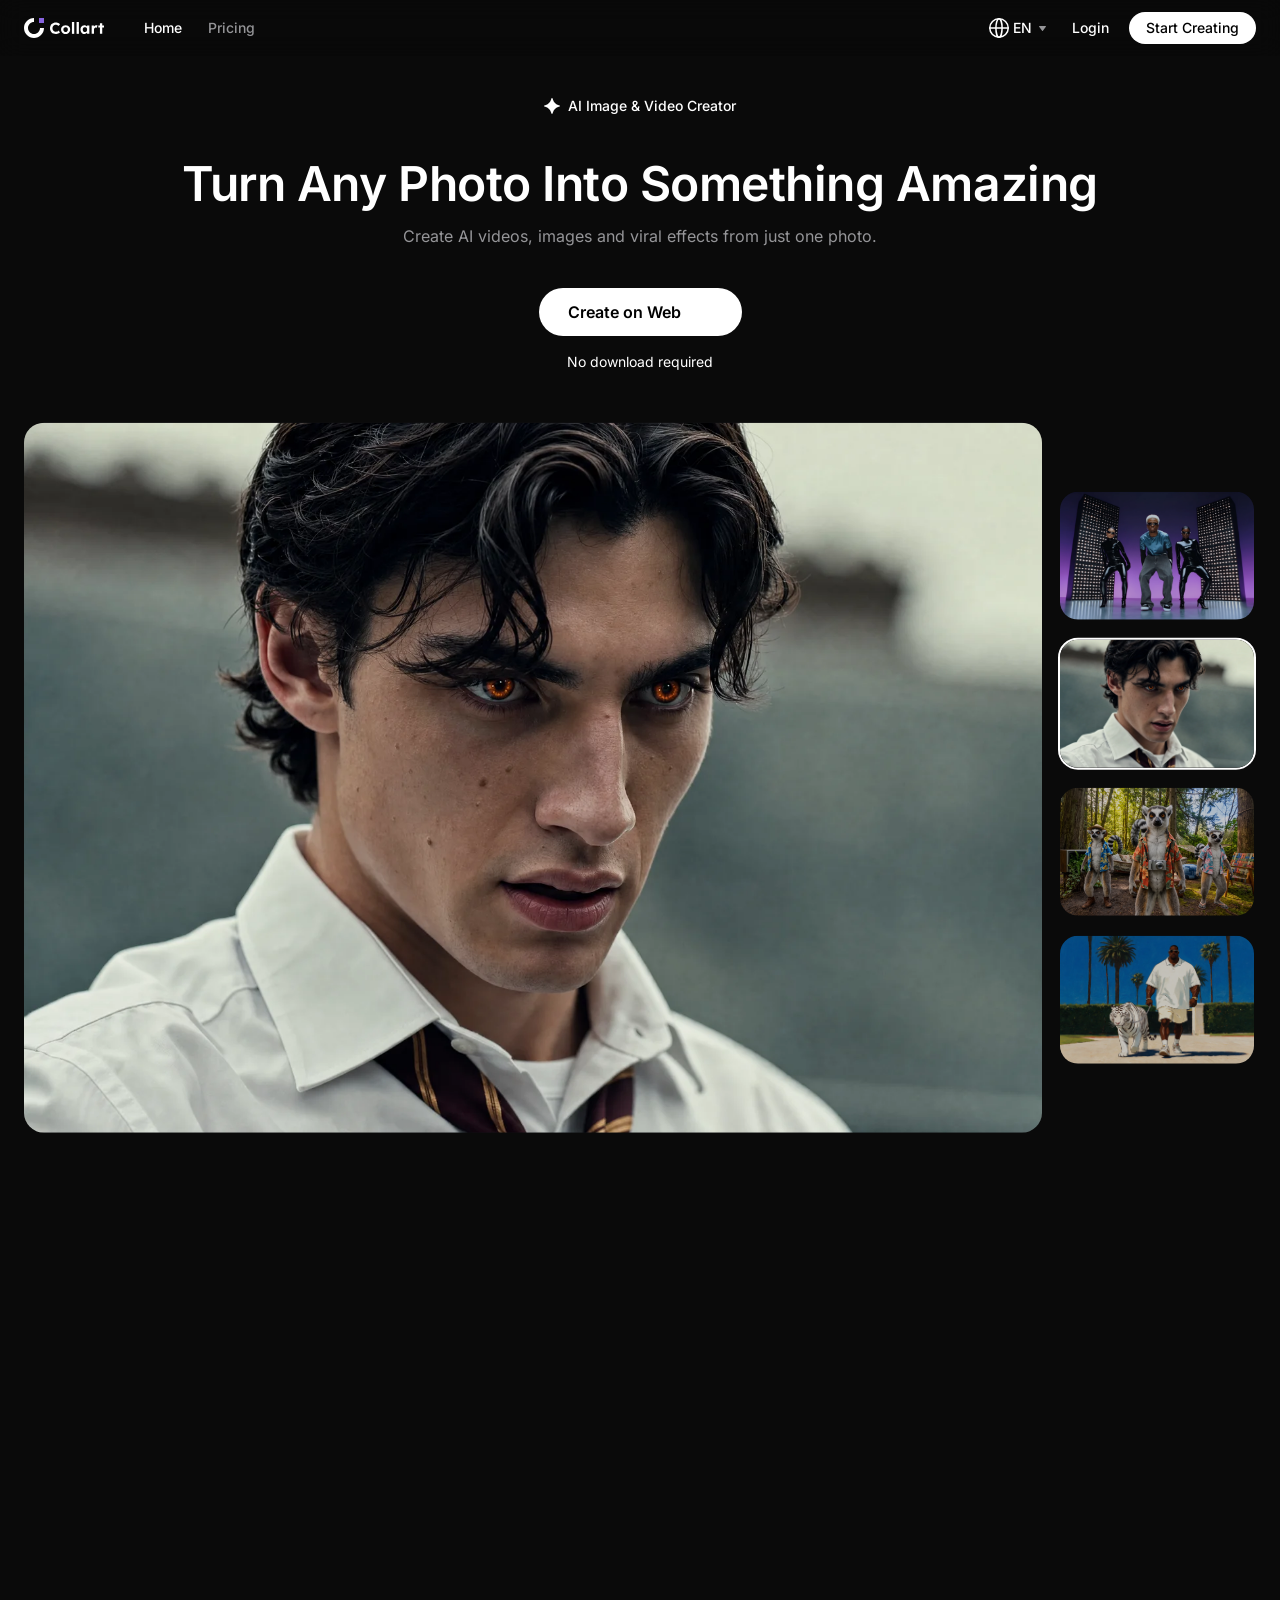
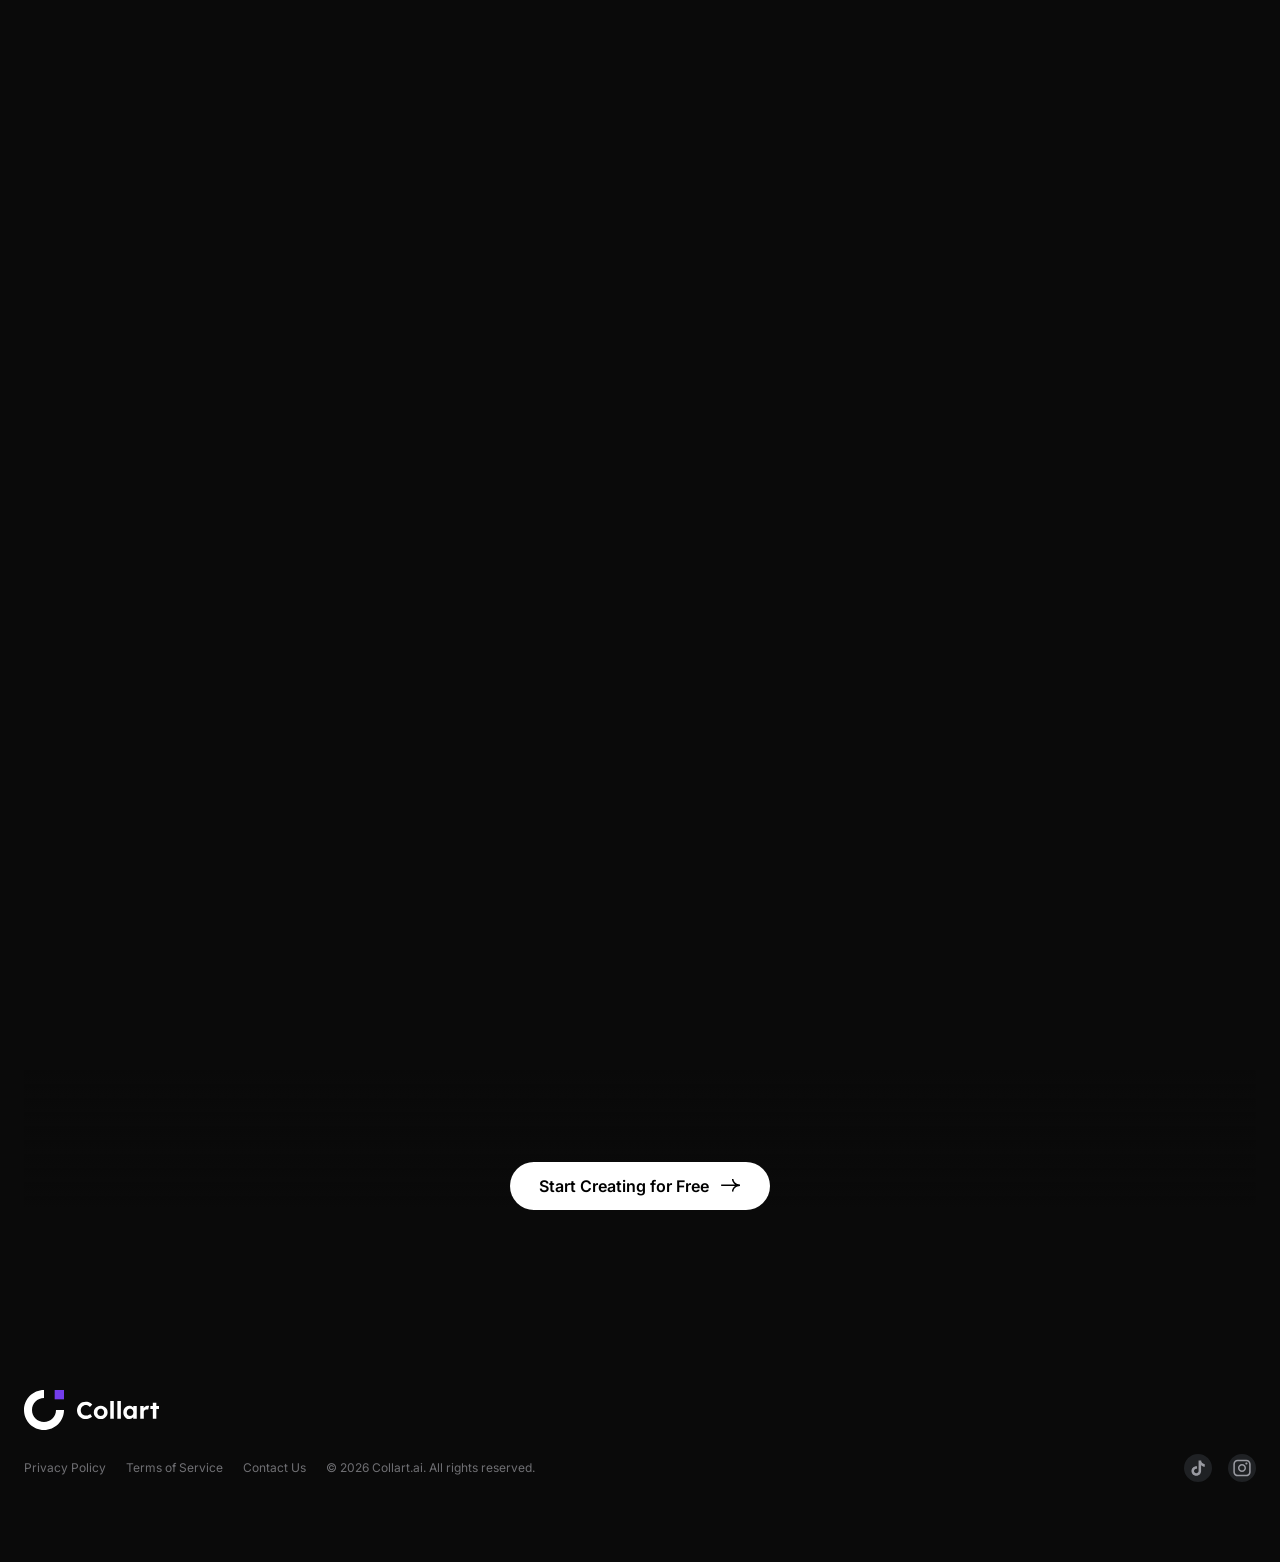
<file: index.html>
<!doctype html>
<html lang="en">
  <head>
    <meta charset="UTF-8" />
    <meta name="viewport" content="width=device-width, initial-scale=1.0" />
    <meta
      name="description"
      content="Create AI videos, images and viral effects from one photo with Collart."
    />
    <meta name="theme-color" content="#0a0a0a" />
    <title>Collart — AI Image & Video Creator</title>
    <script type="module" crossorigin src="./assets/main-CF0twOlz.js"></script>
    <link rel="stylesheet" crossorigin href="./assets/main-CHfLibXQ.css">
  </head>
  <body>
    <div id="root"></div>
  </body>
</html>
</file>
<file: assets/main-CHfLibXQ.css>
@font-face{font-family:Inter;font-style:normal;font-display:swap;font-weight:400;src:url(./inter-cyrillic-ext-400-normal-BQZuk6qB.woff2)format("woff2"),url(./inter-cyrillic-ext-400-normal-DQukG94-.woff)format("woff");unicode-range:U+460-52F,U+1C80-1C8A,U+20B4,U+2DE0-2DFF,U+A640-A69F,U+FE2E-FE2F}@font-face{font-family:Inter;font-style:normal;font-display:swap;font-weight:400;src:url(./inter-cyrillic-400-normal-obahsSVq.woff2)format("woff2"),url(./inter-cyrillic-400-normal-HOLc17fK.woff)format("woff");unicode-range:U+301,U+400-45F,U+490-491,U+4B0-4B1,U+2116}@font-face{font-family:Inter;font-style:normal;font-display:swap;font-weight:400;src:url(./inter-greek-ext-400-normal-DGGRlc-M.woff2)format("woff2"),url(./inter-greek-ext-400-normal-KugGGMne.woff)format("woff");unicode-range:U+1F??}@font-face{font-family:Inter;font-style:normal;font-display:swap;font-weight:400;src:url(./inter-greek-400-normal-B4URO6DV.woff2)format("woff2"),url(./inter-greek-400-normal-q2sYcFCs.woff)format("woff");unicode-range:U+370-377,U+37A-37F,U+384-38A,U+38C,U+38E-3A1,U+3A3-3FF}@font-face{font-family:Inter;font-style:normal;font-display:swap;font-weight:400;src:url(./inter-vietnamese-400-normal-DMkecbls.woff2)format("woff2"),url(./inter-vietnamese-400-normal-Bbgyi5SW.woff)format("woff");unicode-range:U+102-103,U+110-111,U+128-129,U+168-169,U+1A0-1A1,U+1AF-1B0,U+300-301,U+303-304,U+308-309,U+323,U+329,U+1EA0-1EF9,U+20AB}@font-face{font-family:Inter;font-style:normal;font-display:swap;font-weight:400;src:url(./inter-latin-ext-400-normal-C1nco2VV.woff2)format("woff2"),url(./inter-latin-ext-400-normal-77YHD8bZ.woff)format("woff");unicode-range:U+100-2BA,U+2BD-2C5,U+2C7-2CC,U+2CE-2D7,U+2DD-2FF,U+304,U+308,U+329,U+1D00-1DBF,U+1E00-1E9F,U+1EF2-1EFF,U+2020,U+20A0-20AB,U+20AD-20C0,U+2113,U+2C60-2C7F,U+A720-A7FF}@font-face{font-family:Inter;font-style:normal;font-display:swap;font-weight:400;src:url(./inter-latin-400-normal-C38fXH4l.woff2)format("woff2"),url(./inter-latin-400-normal-CyCys3Eg.woff)format("woff");unicode-range:U+??,U+131,U+152-153,U+2BB-2BC,U+2C6,U+2DA,U+2DC,U+304,U+308,U+329,U+2000-206F,U+20AC,U+2122,U+2191,U+2193,U+2212,U+2215,U+FEFF,U+FFFD}@font-face{font-family:Inter;font-style:normal;font-display:swap;font-weight:500;src:url(./inter-cyrillic-ext-500-normal-B0yAr1jD.woff2)format("woff2"),url(./inter-cyrillic-ext-500-normal-BmqWE9Dz.woff)format("woff");unicode-range:U+460-52F,U+1C80-1C8A,U+20B4,U+2DE0-2DFF,U+A640-A69F,U+FE2E-FE2F}@font-face{font-family:Inter;font-style:normal;font-display:swap;font-weight:500;src:url(./inter-cyrillic-500-normal-BasfLYem.woff2)format("woff2"),url(./inter-cyrillic-500-normal-CxZf_p3X.woff)format("woff");unicode-range:U+301,U+400-45F,U+490-491,U+4B0-4B1,U+2116}@font-face{font-family:Inter;font-style:normal;font-display:swap;font-weight:500;src:url(./inter-greek-ext-500-normal-C4iEst2y.woff2)format("woff2"),url(./inter-greek-ext-500-normal-2j5mBUwD.woff)format("woff");unicode-range:U+1F??}@font-face{font-family:Inter;font-style:normal;font-display:swap;font-weight:500;src:url(./inter-greek-500-normal-BIZE56-Y.woff2)format("woff2"),url(./inter-greek-500-normal-Xzm54t5V.woff)format("woff");unicode-range:U+370-377,U+37A-37F,U+384-38A,U+38C,U+38E-3A1,U+3A3-3FF}@font-face{font-family:Inter;font-style:normal;font-display:swap;font-weight:500;src:url(./inter-vietnamese-500-normal-DOriooB6.woff2)format("woff2"),url(./inter-vietnamese-500-normal-mJboJaSs.woff)format("woff");unicode-range:U+102-103,U+110-111,U+128-129,U+168-169,U+1A0-1A1,U+1AF-1B0,U+300-301,U+303-304,U+308-309,U+323,U+329,U+1EA0-1EF9,U+20AB}@font-face{font-family:Inter;font-style:normal;font-display:swap;font-weight:500;src:url(./inter-latin-ext-500-normal-CV4jyFjo.woff2)format("woff2"),url(./inter-latin-ext-500-normal-BxGbmqWO.woff)format("woff");unicode-range:U+100-2BA,U+2BD-2C5,U+2C7-2CC,U+2CE-2D7,U+2DD-2FF,U+304,U+308,U+329,U+1D00-1DBF,U+1E00-1E9F,U+1EF2-1EFF,U+2020,U+20A0-20AB,U+20AD-20C0,U+2113,U+2C60-2C7F,U+A720-A7FF}@font-face{font-family:Inter;font-style:normal;font-display:swap;font-weight:500;src:url(./inter-latin-500-normal-Cerq10X2.woff2)format("woff2"),url(./inter-latin-500-normal-BL9OpVg8.woff)format("woff");unicode-range:U+??,U+131,U+152-153,U+2BB-2BC,U+2C6,U+2DA,U+2DC,U+304,U+308,U+329,U+2000-206F,U+20AC,U+2122,U+2191,U+2193,U+2212,U+2215,U+FEFF,U+FFFD}@font-face{font-family:Inter;font-style:normal;font-display:swap;font-weight:600;src:url(./inter-cyrillic-ext-600-normal-Dfes3d0z.woff2)format("woff2"),url(./inter-cyrillic-ext-600-normal-Bcila6Z-.woff)format("woff");unicode-range:U+460-52F,U+1C80-1C8A,U+20B4,U+2DE0-2DFF,U+A640-A69F,U+FE2E-FE2F}@font-face{font-family:Inter;font-style:normal;font-display:swap;font-weight:600;src:url(./inter-cyrillic-600-normal-CWCymEST.woff2)format("woff2"),url(./inter-cyrillic-600-normal-4D_pXhcN.woff)format("woff");unicode-range:U+301,U+400-45F,U+490-491,U+4B0-4B1,U+2116}@font-face{font-family:Inter;font-style:normal;font-display:swap;font-weight:600;src:url(./inter-greek-ext-600-normal-DRtmH8MT.woff2)format("woff2"),url(./inter-greek-ext-600-normal-B8X0CLgF.woff)format("woff");unicode-range:U+1F??}@font-face{font-family:Inter;font-style:normal;font-display:swap;font-weight:600;src:url(./inter-greek-600-normal-plRanbMR.woff2)format("woff2"),url(./inter-greek-600-normal-BZpKdvQh.woff)format("woff");unicode-range:U+370-377,U+37A-37F,U+384-38A,U+38C,U+38E-3A1,U+3A3-3FF}@font-face{font-family:Inter;font-style:normal;font-display:swap;font-weight:600;src:url(./inter-vietnamese-600-normal-Cc8MFFhd.woff2)format("woff2"),url(./inter-vietnamese-600-normal-BuLX-rYi.woff)format("woff");unicode-range:U+102-103,U+110-111,U+128-129,U+168-169,U+1A0-1A1,U+1AF-1B0,U+300-301,U+303-304,U+308-309,U+323,U+329,U+1EA0-1EF9,U+20AB}@font-face{font-family:Inter;font-style:normal;font-display:swap;font-weight:600;src:url(./inter-latin-ext-600-normal-D2bJ5OIk.woff2)format("woff2"),url(./inter-latin-ext-600-normal-CIVaiw4L.woff)format("woff");unicode-range:U+100-2BA,U+2BD-2C5,U+2C7-2CC,U+2CE-2D7,U+2DD-2FF,U+304,U+308,U+329,U+1D00-1DBF,U+1E00-1E9F,U+1EF2-1EFF,U+2020,U+20A0-20AB,U+20AD-20C0,U+2113,U+2C60-2C7F,U+A720-A7FF}@font-face{font-family:Inter;font-style:normal;font-display:swap;font-weight:600;src:url(./inter-latin-600-normal-LgqL8muc.woff2)format("woff2"),url(./inter-latin-600-normal-CiBQ2DWP.woff)format("woff");unicode-range:U+??,U+131,U+152-153,U+2BB-2BC,U+2C6,U+2DA,U+2DC,U+304,U+308,U+329,U+2000-206F,U+20AC,U+2122,U+2191,U+2193,U+2212,U+2215,U+FEFF,U+FFFD}:root{--lightningcss-light: ;--lightningcss-dark:initial;color-scheme:dark;font-synthesis:none;text-rendering:optimizelegibility;--page:#0a0a0a;--surface:#111214;--surface-raised:#1a1c1f;--text:#fff;--text-secondary:#f2f2f799;--text-tertiary:#ebebf54d;--separator:#ffffff1a;--color-semantic-foreground-primary:#fff;--color-semantic-foreground-tertiary:#f2f2f74d;--color-semantic-button-primary-default:#8864e0;--color-semantic-button-primary-hover:#9d79f7;--color-semantic-button-primary-active:#7d58d2;--color-semantic-button-primary-disabled:#4f2a9e;--color-semantic-button-default-default:#3a3a3c;--color-semantic-button-default-hover:#48484a;--color-semantic-button-default-active:#2c2c2e;--color-semantic-button-default-disabled:#3a3a3c;--color-semantic-button-dashed-default:#8e8e93;--color-semantic-button-dashed-hover:#9d79f7;--color-semantic-button-dashed-active:#7d58d2;--color-semantic-button-dashed-disabled:#8e8e93;--color-semantic-button-text-default:transparent;--color-semantic-button-text-hover:#2c2c2e;--color-semantic-button-text-active:#3a3a3c;--color-semantic-button-link-default:#8864e0;--color-semantic-button-link-hover:#9d79f7;--color-semantic-button-link-active:#7d58d2;--color-semantic-button-link-disabled:#f2f2f74d;--brand:var(--color-semantic-button-primary-default);--content-wide:1280px;--content-copy:1120px;font-family:Inter,-apple-system,BlinkMacSystemFont,Segoe UI,sans-serif}*{box-sizing:border-box}html{scroll-behavior:smooth;background:var(--page)}body{background:var(--page);min-width:320px;min-height:100vh;color:var(--text);margin:0}button,a{font:inherit}button{color:inherit}a{color:inherit;text-decoration:none}img{max-width:100%;display:block}a:focus-visible,button:focus-visible{outline:2px solid var(--color-semantic-button-primary-hover);outline-offset:3px}button:disabled,a[aria-disabled=true]{cursor:not-allowed}a[aria-disabled=true]{pointer-events:none}.page-shell{background:var(--page);width:100%;min-height:100vh;padding-top:56px;overflow:clip}.content-wide{width:min(var(--content-wide), calc(100% - 48px));margin-inline:auto}main section[id]{scroll-margin-top:72px}.site-header{z-index:100;isolation:isolate;background:0 0;height:56px;position:fixed;inset:0 0 auto}.site-header:before{content:"";z-index:0;-webkit-backdrop-filter:blur(12px)saturate(120%);backdrop-filter:blur(12px)saturate(120%);pointer-events:none;background:#0a0a0aad;position:absolute;inset:0}.site-header__inner{z-index:1;justify-content:space-between;align-items:center;width:min(1440px,100%);height:56px;margin-inline:auto;padding:0 24px;display:flex;position:relative}.site-header__left,.site-header__actions,.desktop-nav,.brand,.language-button{align-items:center;display:flex}.site-header__left{flex:none;gap:40px}.brand--header{cursor:pointer;white-space:nowrap;background:0 0;border:0;flex:0 0 80px;gap:6px;width:80px;height:20px;padding:0;transition:opacity .16s}.brand--header:hover{opacity:.82}.brand--header:active{opacity:.64}.brand--header img:last-child{flex:0 0 54px}.desktop-nav{flex:0 0 111px;justify-content:space-between;gap:0;width:111px}.desktop-nav .header-text-button,.site-header__actions .header-text-button,.language-button,.header-logout-button,.header-cta{letter-spacing:0;font-size:14px;font-weight:500;line-height:20px}.header-text-button{background:var(--color-semantic-button-text-default);min-height:32px;color:var(--color-semantic-foreground-primary);cursor:pointer;white-space:nowrap;border:0;border-radius:8px;flex:none;align-items:center;margin:-6px -10px;padding:6px 10px;transition:background .16s,color .16s;display:inline-flex}.header-text-button:hover{background:var(--color-semantic-button-text-hover);color:var(--color-semantic-foreground-primary)}.header-text-button:active{background:var(--color-semantic-button-text-active);color:var(--color-semantic-foreground-primary)}.header-text-button[aria-disabled=true]{background:var(--color-semantic-button-text-default);color:var(--color-semantic-foreground-tertiary)}.desktop-nav .header-text-button:not([aria-current=page]){color:var(--text-secondary)}.desktop-nav .header-text-button:not([aria-current=page]):hover,.desktop-nav .header-text-button:not([aria-current=page]):active{color:var(--color-semantic-foreground-primary)}.site-header__actions{flex:none;gap:20px;height:32px}.language-button{cursor:pointer;background:0 0;border:0;flex:0 0 63px;gap:0;width:63px;height:20px;padding:0;transition:opacity .16s}.language-button:hover{opacity:.82}.language-button:active{opacity:.64}.language-button:disabled{color:var(--color-semantic-foreground-tertiary);opacity:1;background:0 0}.language-button__value{align-items:center;gap:4px;width:43px;height:20px;display:flex}.language-button__value>img{flex:0 0 20px;width:20px;height:20px;transform:rotate(-90deg)}.language-button__value>span{text-align:center;flex:0 0 19px}.language-button__chevron{justify-content:center;align-items:center;width:20px;height:20px;display:flex}.language-button__chevron img{object-fit:contain;width:8px;height:5px;transform:scaleY(-1)}.language-modal{z-index:200;-webkit-backdrop-filter:blur(25px);backdrop-filter:blur(25px);background:#0009;place-items:center;padding:24px;animation:.16s ease-out language-overlay-in;display:grid;position:fixed;inset:0}.language-modal__dialog{background:var(--surface);border-radius:20px;width:min(798px,100%);height:440px;max-height:calc(100vh - 48px);padding:24px;animation:.18s ease-out language-dialog-in;overflow:hidden}.language-modal__dialog:focus{outline:none}.language-modal__header{justify-content:space-between;align-items:center;height:28px;display:flex}.language-modal__header h2{margin:0;font-size:20px;font-weight:600;line-height:28px}.language-modal__close{cursor:pointer;background:0 0;border:0;flex:0 0 16px;width:16px;height:16px;padding:0;transition:opacity .16s;position:relative}.language-modal__close:before{content:"";position:absolute;inset:-8px}.language-modal__close:hover{opacity:.82}.language-modal__close:active{opacity:.64}.language-modal__grid{grid-template-columns:repeat(3,226px);justify-content:center;gap:20px;width:100%;margin-top:40px;display:grid}.language-modal__column{gap:20px;display:grid}.language-option{width:226px;height:24px;color:var(--text);text-align:left;cursor:pointer;background:0 0;border:0;justify-content:space-between;align-items:center;padding:0;font-size:16px;font-weight:400;line-height:24px;transition:color .16s,opacity .16s;display:flex}.language-option:hover{color:var(--color-semantic-button-primary-hover)}.language-option:active{color:var(--color-semantic-button-primary-active)}.language-option--selected{color:var(--color-semantic-button-primary-default)}.language-option__check{flex:0 0 16px;place-items:center;width:16px;height:16px;display:grid}.language-option__check img{width:16px;height:16px}.language-modal__footer{display:none}.login-modal{z-index:200;-webkit-backdrop-filter:blur(25px);backdrop-filter:blur(25px);background:#0009;place-items:center;padding:24px;animation:.16s ease-out language-overlay-in;display:grid;position:fixed;inset:0}.login-modal__dialog{background:var(--surface);border-radius:20px;width:min(390px,100%);height:562px;max-height:calc(100vh - 48px);animation:.18s ease-out language-dialog-in;position:relative;overflow:hidden}.login-modal__dialog:focus{outline:none}.login-modal__close{z-index:1;cursor:pointer;background:0 0;border:0;width:16px;height:16px;padding:0;transition:opacity .16s;position:absolute;top:20px;right:20px}.login-modal__close:before{content:"";position:absolute;inset:-8px}.login-modal__close:hover{opacity:.82}.login-modal__close:active{opacity:.64}.login-modal__header{flex-direction:column;align-items:center;gap:8px;width:301px;display:flex;position:absolute;top:36px;left:50%;transform:translate(-50%)}.login-modal__header>img{width:80px;height:80px}.login-modal__header h2{text-align:center;margin:0;font-size:20px;font-weight:600;line-height:28px}.login-modal__methods{gap:12px;width:342px;display:grid;position:absolute;top:186px;left:24px}.login-method{width:100%;height:40px;color:var(--text);cursor:pointer;background:#2c2c2e;border:0;border-radius:8px;justify-content:flex-start;align-items:center;padding:0;transition:background .16s;display:flex;position:relative;overflow:hidden}.login-method:hover{background:#3a3a3c}.login-method:active{background:#48484a}.login-method__content{align-items:center;gap:20px;font-size:14px;font-weight:600;line-height:20px;display:flex;position:absolute;top:8px;left:89px}.login-method__content img{flex:0 0 24px;width:24px;height:24px}.login-modal__divider{place-items:center;width:342px;height:20px;display:grid;position:absolute;top:298px;left:24px}.login-modal__divider img{width:342px;height:1px;position:absolute;top:10px;left:0}.login-modal__divider span{background:var(--surface);text-align:center;width:37px;font-size:14px;font-weight:400;line-height:20px;position:relative}.login-modal__form{position:absolute;inset:354px 24px auto}.login-modal__form label{height:24px;font-size:16px;font-weight:400;line-height:24px;display:block}.login-modal__form input{border:1px solid var(--separator);width:100%;height:40px;color:var(--text);background:0 0;border-radius:8px;outline:0;margin-top:8px;padding:9px;font-size:14px;font-weight:400;line-height:20px;transition:border-color .16s}.login-modal__form input::placeholder{color:var(--text-secondary);opacity:1}.login-modal__form input:hover{border-color:#ffffff3d}.login-modal__form input:focus-visible{border-color:var(--color-semantic-button-primary-hover);outline-offset:1px;outline:2px solid #9d79f747}.login-modal__continue{background:var(--color-semantic-button-primary-default);width:100%;height:40px;color:var(--text);cursor:pointer;border:0;border-radius:8px;margin-top:32px;padding:8px 10px;font-size:16px;font-weight:600;line-height:24px;transition:background .16s}.login-modal__continue:hover{background:var(--color-semantic-button-primary-hover)}.login-modal__continue:active{background:var(--color-semantic-button-primary-active)}@keyframes language-overlay-in{0%{opacity:0}to{opacity:1}}@keyframes language-dialog-in{0%{opacity:0;transform:scale(.98)}to{opacity:1;transform:scale(1)}}@keyframes language-sheet-in{0%{opacity:0;transform:translateY(24px)}to{opacity:1;transform:translateY(0)}}.header-cta{background:var(--color-semantic-foreground-primary);color:#000;cursor:pointer;white-space:nowrap;border:0;border-radius:999px;flex:0 0 127px;justify-content:center;align-items:center;width:127px;height:32px;padding:6px 16px;transition:transform .16s,filter .16s,background .16s,color .16s;display:inline-flex}.header-cta:hover{filter:brightness(.94);transform:translateY(-1px)}.header-cta:active{filter:brightness(.86);transform:translateY(0)}.header-cta[aria-disabled=true]{background:var(--color-semantic-button-default-disabled);color:var(--color-semantic-foreground-tertiary);filter:none}.header-logout-button{color:#ff453a;cursor:pointer;white-space:nowrap;background:#ff453a26;border:0;border-radius:9999px;flex:none;justify-content:center;align-items:center;height:32px;padding:6px 16px;transition:background .16s,opacity .16s;display:inline-flex}.header-logout-button:hover{background:#ff453a33}.header-logout-button:active{background:#ff453a42}.menu-button,.mobile-nav,.mobile-drawer-button,.site-header__mobile-actions,.mobile-sticky-cta{display:none}@supports not ((-webkit-backdrop-filter:blur(1px)) or (backdrop-filter:blur(1px))){.site-header:before{background:#0a0a0af0}}.hero-copy{width:min(var(--content-copy), calc(100% - 48px));text-align:center;flex-direction:column;align-items:center;min-height:274px;margin:40px auto 0;display:flex}.eyebrow{align-items:center;gap:8px;height:20px;margin:0;font-size:14px;font-weight:500;line-height:20px;display:flex}.hero-copy__heading{margin-top:40px}.hero-copy h1,.section-heading h2,.simple-steps h2,.style-section>h2{letter-spacing:-.48px;margin:0;font-size:48px;font-weight:600;line-height:56px}.hero-copy__heading>p,.section-heading>p,.device-copy>p{color:var(--text-secondary);margin:12px 0 0;font-size:16px;font-weight:400;line-height:24px}.hero-copy>.cta{margin-top:40px}.no-download{color:var(--text);margin:16px 0 0;font-size:14px;line-height:20px}.cta{border:solid var(--color-semantic-button-dashed-default);min-height:48px;color:var(--color-semantic-foreground-primary);background:0 0;border-width:2px .5px;border-radius:999px;justify-content:center;align-items:center;gap:12px;padding:10px 27px;font-size:16px;font-weight:600;line-height:24px;transition:background .16s,border-color .16s,color .16s,transform .16s;display:inline-flex}.cta img{width:20px;height:20px;transform:rotate(180deg)}.cta:hover{border-color:var(--color-semantic-button-dashed-hover);color:var(--color-semantic-foreground-primary);background:0 0;transform:translateY(-1px)}.cta:active{border-color:var(--color-semantic-button-dashed-active);transform:translateY(0)}.cta--hero{border-color:var(--color-semantic-foreground-primary);padding-inline:28px;transition:opacity .15s cubic-bezier(.4,0,.2,1);overflow:hidden}.cta--hero .cta__icon{flex:0 0 20px;width:20px;height:20px;transition:transform .15s cubic-bezier(.4,0,.2,1);display:block;position:relative}.cta--hero .cta__icon img{width:19.091px;max-width:none;height:12.728px;position:absolute;top:3.64px;left:.45px;transform:rotate(180deg)}.cta--hero:hover{border-color:var(--color-semantic-foreground-primary);opacity:.8;transform:none}.cta--hero:hover .cta__icon{transform:translate(4px)}.cta--hero:active{border-color:var(--color-semantic-foreground-primary);transform:none}.cta--solid,.cta--solid:hover,.cta--solid:active{background:var(--color-semantic-control-radio-neutral,#fff);color:var(--color-semantic-foreground-inverse,#000);border-color:#0000}.cta--solid .cta__icon img{filter:brightness(0)}.hero-cta{cursor:pointer}.hero-cta--mobile-store{min-height:48px;padding:12px 28px}.hero-cta__store-label{flex:none;align-items:center;gap:4px;display:inline-flex}.hero-cta__store-label>img,.hero-cta__store-label .google-play-icon{flex:0 0 24px;width:24px;height:24px}.hero-cta__store-label>img{transform:none}.hero-cta__apple{filter:brightness(0)invert()}.cta--solid .hero-cta__apple{filter:brightness(0)}.cta[aria-disabled=true]{border-color:var(--color-semantic-button-dashed-disabled);color:var(--color-semantic-foreground-tertiary);transform:none}.cta[aria-disabled=true] img{opacity:.3}.cta--filled{background:var(--color-semantic-button-primary-default);border:0;gap:8px;width:100%;height:40px;min-height:40px;padding:10px 16px;font-size:14px;line-height:20px}.cta--filled:hover{background:var(--color-semantic-button-primary-hover);color:var(--color-semantic-foreground-primary)}.cta--filled:active{background:var(--color-semantic-button-primary-active)}.cta--filled[aria-disabled=true]{background:var(--color-semantic-button-primary-disabled);color:var(--color-semantic-foreground-tertiary)}.hero-gallery-wrap{margin-top:40px}.hero-gallery{grid-template-columns:minmax(0,1066px) 198px;align-items:center;gap:16px;width:100%;height:710px;display:grid}.hero-gallery__main{background:var(--surface);border-radius:20px;height:710px;overflow:hidden}.hero-gallery__main img,.hero-gallery__thumbs img,.feature-showcase__media img,.style-card>img,.premium-media img,.creation-gallery__item{object-fit:cover;width:100%;height:100%}.hero-gallery__main img{animation:.32s media-fade}@keyframes media-fade{0%{opacity:.55;transform:scale(1.01)}to{opacity:1;transform:scale(1)}}.hero-gallery__thumbs{grid-template-rows:repeat(4,132px);gap:16px;height:576px;display:grid}.hero-gallery__thumbs button{cursor:pointer;opacity:.78;background:0 0;border:2px solid #0000;border-radius:20px;width:198px;height:132px;padding:0;transition:opacity .16s,border-color .16s,transform .16s;overflow:hidden}.hero-gallery__thumbs button:hover,.hero-gallery__thumbs button.is-selected{opacity:1}.hero-gallery__thumbs button:hover:not(.is-selected){border-color:var(--color-semantic-button-dashed-hover)}.hero-gallery__thumbs button:active:not(.is-selected){border-color:var(--color-semantic-button-dashed-active)}.hero-gallery__thumbs button.is-selected{border-color:#fff}.section-heading{width:min(var(--content-copy), calc(100% - 48px));text-align:center;margin-inline:auto}.possibilities>.section-heading{margin-top:160px}.feature-showcase{grid-template-columns:320px minmax(0,900px);align-items:center;gap:60px;height:683px;margin-top:60px;display:grid}.feature-showcase__nav{flex-direction:column;height:532px;display:flex}.feature-item{border:0;flex:none;padding:24px 0;position:relative}.feature-item:not(:last-child):after{background:var(--separator);content:"";height:1px;position:absolute;bottom:0;left:0;right:0}.feature-item:first-child{padding-top:0}.feature-item:last-child{padding-bottom:0}.feature-item>button,.feature-item__expanded>button{background:var(--color-semantic-button-text-default);width:100%;color:var(--text-secondary);text-align:left;cursor:pointer;border:0;border-radius:8px;padding:0;font-size:20px;font-weight:400;line-height:28px;transition:background .16s,color .16s}.feature-item>button:hover,.feature-item__expanded>button:not(.try-button):hover{color:var(--color-semantic-foreground-primary);background:0 0}.feature-item>button:active,.feature-item__expanded>button:active{background:var(--color-semantic-button-text-active)}.feature-item>button:disabled,.feature-item__expanded>button:disabled{background:var(--color-semantic-button-text-default);color:var(--color-semantic-foreground-tertiary)}.feature-item--active{padding-bottom:24px}.feature-item--active:last-child{padding-bottom:0}.feature-item__expanded>button{color:var(--text);font-size:28px;font-weight:600;line-height:36px}.feature-item__expanded p{max-width:320px;color:var(--text-secondary);margin:8px 0 0;font-size:16px;line-height:24px}.feature-item__expanded>button.try-button{background:var(--color-semantic-button-primary-default);width:fit-content;height:36px;color:var(--color-semantic-foreground-primary);cursor:pointer;border:0;border-radius:999px;align-items:center;gap:8px;margin-top:24px;padding:8px 16px;font-size:14px;font-weight:400;line-height:20px;transition:background .16s;display:flex}.feature-item__expanded>button.try-button:hover{background:var(--color-semantic-button-primary-hover);color:var(--color-semantic-foreground-primary)}.feature-item__expanded>button.try-button:active{background:var(--color-semantic-button-primary-active)}.feature-item__expanded>button.try-button[aria-disabled=true]{background:var(--color-semantic-button-primary-disabled);color:var(--color-semantic-foreground-tertiary);transform:none}.feature-item__expanded>button.try-button[aria-disabled=true] .try-button__icon{opacity:.3}.feature-item__expanded>button.try-button .try-button__icon{flex:0 0 16px;width:16px;height:16px;transition:transform .15s cubic-bezier(.4,0,.2,1);position:relative}.feature-item__expanded>button.try-button .try-button__icon img{width:15.273px;max-width:none;height:10.182px;position:absolute;top:2.33px;left:.29px;transform:rotate(180deg)}.feature-item__expanded>button.try-button:hover .try-button__icon{transform:translate(4px)}.feature-showcase__media{background:var(--surface);border-radius:24px;width:100%;height:683px;overflow:hidden}.feature-mobile-list{display:none}.simple-steps{margin-top:160px}.simple-steps h2{width:min(var(--content-copy), 100%);text-align:center;margin-inline:auto}.simple-steps__grid{grid-template-columns:repeat(3,minmax(0,1fr));gap:20px;margin-top:60px;display:grid}.simple-step{min-width:0}.simple-step__media{aspect-ratio:413.333/320;object-fit:cover;background:var(--surface);border-radius:20px;width:100%}.simple-step__copy{flex-direction:column;gap:4px;width:min(400px,100%);margin-top:20px;display:flex}.simple-step__copy h3,.simple-step__copy p{margin:0}.simple-step__copy h3{min-height:29px;color:var(--text);font-size:20px;font-weight:600;line-height:28px}.simple-step__copy p{color:var(--text-secondary);font-size:14px;font-weight:400;line-height:20px}.style-section{min-height:625px;margin-top:160px}.style-section>h2{text-align:center;height:56px}.style-grid{grid-template-columns:repeat(4,minmax(0,1fr));gap:20px;margin-top:60px;display:grid}.style-card-depth{perspective:1000px;border-radius:20px;height:345px;position:relative}.style-card{backface-visibility:hidden;clip-path:inset(0 round 20px);isolation:isolate;transform-origin:50%;height:345px;transform-style:preserve-3d;border-radius:20px;margin:0;position:relative;overflow:hidden}.style-card:hover{will-change:transform}.style-card>img{backface-visibility:hidden;border-radius:20px;height:345px}.style-card:hover>img{will-change:transform}.style-card:after{content:"";z-index:1;border-radius:inherit;pointer-events:none;background:linear-gradient(#0000 45%,#000c 100%);position:absolute;inset:0}.style-card__spotlight{z-index:2;border-radius:inherit;filter:blur(2px);mix-blend-mode:soft-light;pointer-events:none;position:absolute;inset:0}.style-card__copy{z-index:3;pointer-events:none;height:70px;padding:12px;position:absolute;bottom:0;left:0;right:0;transform:translateZ(28px)}.style-card h3{margin:0;font-size:38px;font-weight:600;line-height:46px}.style-cta{flex-direction:column;align-items:center;height:104px;margin-top:60px;display:flex}.style-cta h3,.device-copy h3{margin:0;font-size:28px;font-weight:600;line-height:36px}.style-cta .cta{margin-top:20px}.premium-section>.section-heading{margin-top:160px}.premium-layout{grid-template-columns:minmax(0,830px) 410px;gap:40px;height:562px;margin-top:60px;display:grid}.premium-media{background:var(--surface);border-radius:20px;height:562px;overflow:hidden}.plan-card{background:var(--page);border:0;border-radius:20px;flex-direction:column;justify-content:space-between;height:562px;padding:24px 24px 40px;display:flex;position:relative;overflow:hidden}.plan-card:before{z-index:2;border-radius:inherit;content:"";pointer-events:none;-webkit-mask-composite:xor;background:linear-gradient(#ffffff1a 0%,#ffffff4d 50%,#ffffff1a 100%);padding:.5px;position:absolute;inset:0;-webkit-mask-image:linear-gradient(#fff 0 0),linear-gradient(#fff 0 0);-webkit-mask-position:0 0,0 0;-webkit-mask-size:auto,auto;-webkit-mask-repeat:repeat,repeat;-webkit-mask-clip:content-box,border-box;-webkit-mask-origin:content-box,border-box;-webkit-mask-composite:xor;mask-composite:exclude;-webkit-mask-source-type:auto,auto;mask-mode:match-source,match-source}.plan-card__content,.plan-card>.cta{z-index:1;position:relative}.plan-card__glow{object-fit:contain;width:600px;max-width:none;height:600px;position:absolute;bottom:-150.5px;left:50%;transform:translate(-50%)}.plan-card h3{margin:0;font-size:28px;font-weight:500;line-height:36px}.plan-card p{color:var(--color-semantic-foreground-primary);margin:12px 0 0;font-size:14px;font-weight:400;line-height:20px}.plan-card__divider{width:100%;height:1px;margin:24px 0}.plan-card ul{gap:12px;margin:0;padding:0;list-style:none;display:grid}.plan-card li{color:var(--color-semantic-foreground-primary);align-items:center;gap:4px;font-size:14px;font-weight:400;line-height:20px;display:flex}.plan-card__check{flex:0 0 16px;width:16px;height:16px;position:relative}.plan-card__check img{width:9.833px;max-width:none;height:8.167px;position:absolute;top:calc(50% + .33px);left:calc(50% + .17px);transform:translate(-50%,-50%)}.plan-card>.cta--filled .cta__icon{flex:0 0 20px;width:20px;height:20px;transition:transform .15s cubic-bezier(.4,0,.2,1);display:block;position:relative}.plan-card>.cta--filled .cta__icon img{width:19.091px;max-width:none;height:12.728px;position:absolute;top:3.64px;left:.45px;transform:rotate(180deg)}.plan-card>.cta--filled:hover .cta__icon{transform:translate(4px)}.device-section>.section-heading{margin-top:170px}.device-row{grid-template-columns:169px 116px 590px 114px 171px;align-items:center;width:1160px;height:395px;margin:80px auto 0;display:grid}.device{object-fit:contain;height:395px}.device--phone{width:171px}.device--desktop{width:590px}.device-link{object-fit:fill;place-self:start;height:14.728px;margin-top:170.636px;position:relative}.device-link:nth-child(2){width:87.931%;left:25.862%}.device-link:nth-child(4){width:89.474%;left:-14.035%}.device-copy{width:min(var(--content-copy), calc(100% - 48px));text-align:center;height:80px;margin:60px auto 0}.device-copy>p{margin-top:16px}.creation-section>.section-heading{margin-top:160px}.creation-gallery{grid-template-columns:repeat(5,240px);gap:20px;height:780px;margin-top:60px;display:grid;position:relative;overflow:hidden}.creation-gallery__column{flex-direction:column;gap:20px;display:flex}.creation-gallery__column--mobile{display:none}.creation-gallery__item{background:var(--surface);border-radius:20px;flex:none}.creation-gallery__fade{z-index:1;background:linear-gradient(to bottom, #0a0a0a00, var(--page) 87%);pointer-events:none;height:160px;position:absolute;inset:auto 0 0}.creation-gallery__cta{z-index:2;position:absolute;bottom:20px;left:50%;transform:translate(-50%)}.creation-gallery__cta .cta{white-space:nowrap}.site-footer{flex-direction:column;gap:24px;min-height:92px;margin-top:160px;margin-bottom:80px;display:flex}.brand--footer{gap:12.5px;width:135px;height:40px}.site-footer__bottom,.site-footer__links,.site-footer__socials{align-items:center;display:flex}.site-footer__bottom{justify-content:space-between;min-height:28px}.site-footer__links{color:#ebebf573;gap:20px;font-size:12px;line-height:16px}.site-footer__links a:hover{color:var(--text)}.site-footer__socials{gap:16px}.site-footer__socials a{border-radius:50%;width:28px;height:28px;transition:transform .16s}.site-footer__socials a:hover{transform:translateY(-2px)}@media (width<=1180px){.hero-copy h1,.section-heading h2,.simple-steps h2,.style-section>h2{font-size:clamp(36px,4.2vw,48px);line-height:1.15}.hero-gallery{grid-template-columns:minmax(0,1fr) 160px;height:auto}.hero-gallery__main{aspect-ratio:1.5;height:auto}.hero-gallery__thumbs{grid-template-rows:repeat(4,auto);height:auto}.hero-gallery__thumbs button{aspect-ratio:1.5;border-radius:14px;width:100%;height:auto}.feature-showcase{grid-template-columns:280px minmax(0,1fr);gap:36px;height:auto}.feature-showcase__media{aspect-ratio:1.318;height:auto}.premium-layout{grid-template-columns:minmax(0,1.6fr) minmax(340px,.8fr);gap:24px;height:auto}.premium-media,.plan-card{height:562px}.device-row{grid-template-columns:145px 70px minmax(420px,1fr) 70px 147px;width:min(1000px,100% - 48px);height:auto}.device{width:100%;height:auto}.creation-gallery{grid-template-columns:repeat(5,minmax(0,1fr));gap:14px;height:min(68vw,780px)}.creation-gallery__column{gap:14px}.creation-gallery__column--desktop .creation-gallery__item{border-radius:14px}}@media (width<=760px){.page-shell{padding-bottom:92px}.content-wide,.section-heading,.simple-steps h2,.hero-copy,.device-copy{width:min(100% - 32px,560px)}.site-header__inner{padding:0 16px}.site-header:before{background:var(--page);-webkit-backdrop-filter:none;backdrop-filter:none}.desktop-nav,.site-header__actions{display:none}.site-header__left{gap:8px}.brand--header{flex:0 0 96px;gap:7.2px;width:96px;height:24px}.brand--header img:first-child{width:24px;height:24px}.brand--header img:last-child{flex:0 0 64.8px;width:64.8px;height:14.4px}.language-modal{-webkit-backdrop-filter:none;backdrop-filter:none;background:#000000b3;place-items:end center;padding:0}.login-modal{padding:16px}.language-modal__dialog{width:100%;max-width:none;height:auto;max-height:calc(100dvh - 56px);padding:0 0 max(34px, env(safe-area-inset-bottom));background:var(--surface);border-radius:20px 20px 0 0;flex-direction:column;animation:.18s cubic-bezier(.22,1,.36,1) language-sheet-in;display:flex;overflow:hidden}.language-modal__header{flex:0 0 54px;width:100%;height:54px;padding:16px}.language-modal__header h2{font-size:18px;line-height:26px}.language-modal__grid{background:var(--surface-raised);-webkit-overflow-scrolling:touch;border-radius:16px;flex-direction:column;justify-content:flex-start;gap:0;width:calc(100% - 32px);height:min(483px,100dvh - 216px);min-height:240px;margin:0 16px;padding:0 16px;display:flex;overflow:hidden auto}.language-modal__column{display:contents}.language-option{border-bottom:1px solid var(--separator);flex:0 0 49px;width:100%;height:49px;padding:12px 0;font-size:16px;line-height:24px}.language-option__check{flex-basis:20px;width:20px;height:20px}.language-modal__footer{flex:0 0 52px;align-items:center;width:100%;height:52px;margin-top:20px;padding:0 20px;display:flex}.language-modal__confirm{background:var(--color-semantic-button-primary-default);width:100%;height:52px;color:var(--text);cursor:pointer;border:0;border-radius:12px;padding:14px 16px;font-size:18px;font-weight:600;line-height:24px;transition:background .16s}.language-modal__confirm:hover{background:var(--color-semantic-button-primary-hover)}.language-modal__confirm:active{background:var(--color-semantic-button-primary-active)}.login-modal__dialog{max-height:calc(100vh - 32px)}.login-modal__methods,.login-modal__divider{width:calc(100% - 48px)}.login-modal__divider img{width:100%}.login-modal__header{width:calc(100% - 64px)}.mobile-drawer-button{cursor:pointer;background:0 0;border:0;flex:0 0 24px;width:24px;height:24px;padding:0;display:block;position:relative}.mobile-drawer-button__lines,.mobile-drawer-button__lines img{width:17.5px;height:1.5px;position:absolute}.mobile-drawer-button__lines{width:24px;height:24px;inset:0}.mobile-drawer-button__lines img{left:3.25px}.mobile-drawer-button__lines img:first-child{top:5.25px}.mobile-drawer-button__lines img:nth-child(2){top:11.25px}.mobile-drawer-button__lines img:nth-child(3){top:17.25px}.mobile-drawer-button__close{width:18px;height:18px;position:absolute;top:3px;left:3px;transform:rotate(-45deg)}.site-header__mobile-actions{align-items:center;gap:6px;height:36px;display:flex}.mobile-language-button{cursor:pointer;background:0 0;border:0;place-items:center;width:24px;height:24px;padding:0;display:grid}.mobile-language-button img{width:16.25px;height:16.25px;transform:rotate(90deg)}.mobile-get-app{color:#000;white-space:nowrap;background:#fff;border-radius:9999px;justify-content:center;align-items:center;width:97px;height:36px;padding:6px 16px;font-size:16px;font-weight:500;line-height:24px;transition:opacity .16s;display:inline-flex}.mobile-get-app:hover,.mobile-sticky-cta:hover{opacity:.84}.mobile-get-app:active,.mobile-sticky-cta:active{opacity:.68}.mobile-nav{z-index:0;background:var(--page);flex-direction:column;align-items:stretch;display:flex;position:fixed;inset:56px 0 0}.mobile-nav__links{flex-direction:column;gap:8px;width:100%;padding:16px 0;display:flex}.mobile-nav__link{width:100%;height:52px;color:var(--text-secondary);align-items:center;gap:8px;padding:14px 24px;font-size:16px;font-weight:600;line-height:24px;transition:color .16s;display:flex}.mobile-nav__link img{flex:0 0 24px;width:24px;height:24px}.mobile-nav__link[aria-current=page],.mobile-nav__link:hover,.mobile-nav__link:active{color:var(--color-semantic-foreground-primary)}.mobile-nav__divider{background:var(--separator);width:calc(100% - 32px);height:1px;margin-inline:16px}.mobile-nav__auth{left:50%;bottom:max(40px, env(safe-area-inset-bottom));white-space:nowrap;cursor:pointer;border:0;border-radius:9999px;justify-content:center;align-items:center;width:164px;height:52px;padding:14px 60px;font-size:16px;font-weight:600;line-height:24px;transition:opacity .16s,background .16s;display:flex;position:absolute;transform:translate(-50%)}.mobile-nav__auth--login{color:#000;background:#fff}.mobile-nav__auth--logout{color:#ff453a;background:#ff453a26}.mobile-nav__auth:hover{opacity:.84}.mobile-nav__auth:active{opacity:.68}.mobile-sticky-cta{left:50%;bottom:max(20px, env(safe-area-inset-bottom));z-index:20;color:#000;white-space:nowrap;background:#fff;border-radius:9999px;justify-content:center;align-items:center;gap:8px;width:196px;height:52px;padding:14px 40px;font-size:16px;font-weight:600;line-height:24px;transition:opacity .16s;display:flex;position:fixed;transform:translate(-50%)}.mobile-sticky-cta>img,.google-play-icon{flex:0 0 24px;width:24px;height:24px}.mobile-sticky-cta>img{filter:brightness(0)}.google-play-icon{display:block;position:relative;overflow:hidden}.google-play-icon__inner{width:18.391px;height:20px;position:absolute;top:50%;left:calc(50% + .03px);transform:translate(-50%,-50%)}.google-play-icon__piece{justify-content:center;align-items:center;display:flex;position:absolute}.google-play-icon__piece img{width:100%;height:100%;display:block;transform:rotate(-180deg)scaleX(-1)}.google-play-icon__piece--blue{inset:1.26% 44.01% 1.28% 0}.google-play-icon__piece--yellow{inset:33.36% 0 33.38% 55.99%}.google-play-icon__piece--red{inset:49.99% 25.72% 0 2.01%}.google-play-icon__piece--green{inset:0 25.72% 50.01% 2.01%}.hero-copy{min-height:auto;margin-top:48px}.hero-copy__heading{margin-top:28px}.hero-copy h1,.section-heading h2,.simple-steps h2,.style-section>h2{letter-spacing:-.36px;font-size:36px;line-height:42px}.section-heading>p,.device-copy>p{font-size:16px;line-height:24px}.hero-copy>.cta{margin-top:28px}.hero-gallery-wrap{margin-top:40px}.hero-gallery{display:block}.hero-gallery__main{aspect-ratio:1;border-radius:16px}.hero-gallery__thumbs{grid-template-columns:repeat(4,1fr);gap:8px;margin-top:12px;display:grid}.hero-gallery__thumbs button{border-width:2px;border-radius:10px}.possibilities>.section-heading,.simple-steps,.style-section,.premium-section>.section-heading,.device-section>.section-heading,.creation-section>.section-heading,.site-footer{margin-top:104px}.feature-showcase--desktop{display:none}.feature-mobile-list{flex-direction:column;gap:24px;display:flex}.feature-mobile-card{flex-direction:column;gap:16px;display:flex}.feature-mobile-card__media{aspect-ratio:361/274;object-fit:cover;border-radius:20px;width:100%}.feature-mobile-card:first-child .feature-mobile-card__media{border-radius:10px}.feature-mobile-card__panel{flex-direction:column;align-items:flex-start;gap:16px;display:flex}.feature-mobile-card__copy{flex-direction:column;gap:4px;display:flex}.feature-mobile-card__copy h3,.feature-mobile-card__copy p{margin:0}.feature-mobile-card__copy h3{color:var(--color-semantic-foreground-primary);letter-spacing:0;font-size:20px;font-weight:600;line-height:28px}.feature-mobile-card__copy p{color:var(--text-secondary);letter-spacing:0;font-size:16px;font-weight:400;line-height:24px}.feature-mobile-card__cta{background:var(--color-semantic-button-primary-default);height:36px;color:var(--color-semantic-foreground-primary);cursor:pointer;border:0;border-radius:999px;align-items:center;gap:8px;padding:8px 16px;font-size:14px;font-weight:400;line-height:20px;transition:background .16s;display:flex}.feature-mobile-card__cta:hover{background:var(--color-semantic-button-primary-hover)}.feature-mobile-card__cta:active{background:var(--color-semantic-button-primary-active)}.feature-mobile-card__cta .try-button__icon{flex:0 0 16px;width:16px;height:16px;transition:transform .15s cubic-bezier(.4,0,.2,1);position:relative}.feature-mobile-card__cta .try-button__icon img{width:15.273px;max-width:none;height:10.182px;position:absolute;top:2.33px;left:.29px;transform:rotate(180deg)}.feature-mobile-card__cta:hover .try-button__icon{transform:translate(4px)}.simple-steps__grid{grid-template-columns:1fr;gap:32px;margin-top:44px}.simple-step__media{border-radius:16px}.simple-step__copy{margin-top:16px}.style-section{min-height:auto}.style-section>h2{height:auto}.style-grid{grid-template-columns:repeat(2,minmax(0,1fr));gap:16px;margin-top:44px}.style-card-depth{border-radius:16px;height:250px}.style-card{clip-path:inset(0 round 16px);border-radius:16px;height:250px}.style-card>img{border-radius:16px;height:250px}.style-card__copy{height:50px;padding:8px;bottom:0}.style-card h3{font-size:25px;line-height:34px}.style-card p{margin-top:2px;font-size:13px;line-height:18px}.style-cta{height:auto;margin-top:48px}.style-cta h3,.device-copy h3{text-align:center;font-size:24px;line-height:32px}.premium-layout{flex-direction:column;height:auto;margin-top:44px;display:flex}.premium-media{aspect-ratio:1.48;border-radius:16px;height:auto}.plan-card{width:100%;height:auto;min-height:562px}.device-section>.section-heading h2{letter-spacing:-.28px;font-size:28px;line-height:36px}.device-row{grid-template-columns:52.594fr 36.1fr 183.612fr 35.478fr 53.216fr;align-items:start;gap:0;width:min(100% - 32px,361px);height:auto;margin-top:20px;display:grid}.device--desktop,.device-row>.device--phone:first-child,.device-row>.device--phone:last-child{grid-area:auto;justify-self:stretch;width:100%}.device-link{height:4.584px;margin-top:53.105px;display:block}.device-copy{text-align:center;width:min(100% - 32px,361px);height:auto;margin-top:40px;display:block}.creation-gallery{grid-template-columns:repeat(2,minmax(0,1fr));gap:9px;width:calc(100% - 32px);height:612px;margin-top:20px}.creation-section>.section-heading h2{letter-spacing:-.28px;font-size:28px;line-height:36px}.creation-section>.section-heading>p{margin-top:12px;font-size:16px;line-height:24px}.creation-gallery__column--desktop{display:none}.creation-gallery__column--mobile{gap:8px;display:flex}.creation-gallery__item{aspect-ratio:auto;object-fit:cover;border-radius:14.708px;flex:none;width:100%}.creation-gallery__fade{background:linear-gradient(to bottom, #0a0a0a00, var(--page));height:80px}.creation-gallery__cta{bottom:20px}.creation-gallery__cta .cta{gap:12px;height:48px;min-height:48px;padding:10px 28px;font-size:16px;line-height:24px}.site-footer{gap:28px;margin-bottom:40px}.site-footer__bottom{align-items:flex-start;gap:28px}.site-footer__links{flex-wrap:wrap;gap:12px 18px}}@media (width<=460px){.hero-copy h1,.section-heading h2,.style-section>h2{font-size:32px;line-height:38px}.style-grid{grid-template-columns:1fr}.style-card-depth,.style-card,.style-card>img{height:345px}.style-card__copy{height:58px;padding:8px;bottom:0}.style-card h3{font-size:34px;line-height:42px}.style-card p{font-size:15px;line-height:22px}.site-footer__bottom{flex-direction:column}}@media (prefers-reduced-motion:reduce){html{scroll-behavior:auto}*,:before,:after{transition-duration:.01ms!important;animation-duration:.01ms!important;animation-iteration-count:1!important}}.sr-only{clip:rect(0, 0, 0, 0);white-space:nowrap;border:0;width:1px;height:1px;padding:0;position:absolute;overflow:hidden}.hero-gallery{overscroll-behavior:auto}.hero-gallery__main img,.feature-showcase__media img{animation:.32s media-fade}.feature-item__expanded{animation:.3s cubic-bezier(.22,1,.36,1) both feature-content-in}.feature-showcase__media img{animation:.3s ease-out both feature-media-in}@keyframes feature-content-in{0%{opacity:.55;transform:translateY(10px)}to{opacity:1;transform:translateY(0)}}@keyframes feature-media-in{0%{opacity:.45}to{opacity:1}}.feature-story{margin-top:60px}@media (width>=960px) and (pointer:fine){.feature-story{height:1983px}.feature-showcase{height:683px;margin-top:0;position:sticky;top:72px}.feature-showcase--desktop{display:grid}.feature-mobile-list{display:none}}.style-cta .cta,.creation-gallery__cta .cta{cursor:pointer}.premium-media{position:relative}.pricing-page{overflow:clip}.pricing-main{width:min(1176px,100% - 48px);min-height:1515px;margin:40px auto 0}.pricing-banner{border-radius:16px;width:100%;height:60px;position:relative;overflow:hidden}.pricing-banner>img{object-fit:cover;width:100%;height:100%;position:absolute;inset:0}.pricing-banner p{z-index:1;text-shadow:1px 1px #4d0f4d;margin:0;padding:16px 20px;font-size:20px;font-style:italic;font-weight:600;line-height:28px;position:relative}.pricing-banner strong{color:#f3f}.pricing-tabs{border-bottom:.5px solid var(--separator);gap:40px;height:58px;margin-top:0;padding:24px 24px 0;display:flex}.pricing-tabs button{height:34px;color:var(--text-secondary);cursor:pointer;background:0 0;border:0;padding:0 0 10px;font-size:16px;font-weight:400;line-height:24px;position:relative}.pricing-tabs button:after{content:"";background:0 0;border-radius:99px;height:2px;position:absolute;inset:auto 0 0}.pricing-tabs button:hover,.pricing-tabs button.is-selected{color:var(--text)}.pricing-tabs button.is-selected{font-weight:600}.pricing-tabs button.is-selected:after{background:var(--text)}.plans-panel,.credits-panel{position:relative}.pricing-toolbar,.credits-toolbar{justify-content:center;align-items:center;gap:8px;min-height:48px;margin-top:40px;display:flex}.billing-control{border:1px solid var(--separator);border-radius:999px;align-items:center;height:48px;padding:4px;display:flex}.billing-control button{width:168px;height:38px;color:var(--text-secondary);cursor:pointer;background:0 0;border:0;border-radius:999px;justify-content:center;align-items:center;gap:8px;padding:5px 12px;font-size:20px;line-height:28px;display:flex}.billing-control button:hover,.billing-control button.is-selected{color:var(--text)}.billing-control button.is-selected{background:#1f2124;font-weight:600}.billing-control button span{color:#7b4211;background:linear-gradient(90deg,#fcebbd,#f7cbb5);border-radius:999px;padding:2px 8px;font-size:12px;font-weight:600;line-height:18px}.payment-provider{border:1px solid var(--separator);min-width:244px;height:48px;color:var(--text-secondary);border-radius:999px;justify-content:center;align-items:center;gap:8px;padding:10px 12px;font-size:20px;line-height:28px;display:flex}.payment-provider img{object-fit:cover;border-radius:50%;flex:0 0 24px;width:24px;height:24px}.payment-support{min-width:212px;height:28px;color:var(--text-secondary);justify-content:flex-end;align-items:center;gap:8px;margin-left:20px;font-size:14px;line-height:20px;display:flex}.payment-support>div{gap:4px;display:flex}.payment-support img{object-fit:cover;border-radius:50%;flex:0 0 24px;width:24px;height:24px}.pricing-plan-grid{grid-template-columns:224px repeat(3,minmax(0,1fr));align-items:start;gap:8px;min-height:615px;margin-top:30px;display:grid}.pricing-plan-card{border:1px solid var(--separator);background:var(--surface);border-radius:20px;flex-direction:column;min-width:0;height:590px;margin-top:25px;padding:16px 16px 24px;display:flex;position:relative}.pricing-plan-card--featured{border:2px solid var(--brand);height:615px;margin-top:0;padding-top:41px}.pricing-plan-card__ribbon{background:var(--brand);border-radius:18px 18px 0 0;place-items:center;height:25px;font-size:12px;font-weight:500;line-height:18px;display:grid;position:absolute;inset:0 -2px auto}.pricing-plan-card h3{margin:0;font-size:20px;font-weight:600;line-height:28px}.pricing-plan-card__price{align-items:baseline;gap:4px;min-height:46px;margin-top:12px;display:flex}.pricing-plan-card__price>span,.pricing-plan-card__price small{font-size:14px;line-height:20px}.pricing-plan-card__price strong{font-size:38px;font-weight:600;line-height:46px}.pricing-plan-card__price del{color:var(--text-secondary);font-size:12px;line-height:18px}.pricing-plan-card__billing{min-height:18px;color:var(--text-secondary);margin:0;font-size:12px;line-height:18px}.pricing-plan-card__credits{min-height:64px;color:var(--text-secondary);background:#8864e029;border-radius:8px;flex-wrap:wrap;align-content:center;margin-top:32px;padding:10px 12px;font-size:12px;line-height:18px;display:flex}.pricing-plan-card__credits strong{color:var(--text);margin-right:3px;font-size:16px}.pricing-plan-card__credits em{width:100%;color:var(--brand);margin-top:4px;font-style:normal}.pricing-action{color:#000;cursor:pointer;background:#fff;border:0;border-radius:8px;width:100%;height:40px;margin-top:16px;font-size:14px;font-weight:500;line-height:20px}.pricing-action:hover{filter:brightness(.92)}.pricing-action:active{filter:brightness(.82)}.pricing-action--primary{background:var(--brand);color:var(--text)}.pricing-plan-card ul{border-top:1px solid var(--separator);gap:8px;margin:16px 0 0;padding:16px 0 0;list-style:none;display:grid}.pricing-plan-card li{align-items:flex-start;gap:5px;font-size:12px;line-height:18px;display:flex}.credits-discount-control{color:var(--brand);align-items:center;gap:12px;font-size:14px;line-height:20px;display:flex;position:absolute;top:-35px;right:0}.credits-discount-control button{cursor:pointer;background:#6c6c70;border:0;border-radius:999px;width:36px;height:20px;padding:2px}.credits-discount-control button span{background:#fff;border-radius:50%;width:16px;height:16px;transition:transform .18s;display:block}.credits-discount-control button.is-selected{background:var(--brand)}.credits-discount-control button.is-selected span{transform:translate(16px)}.credits-toolbar{justify-content:flex-end}.credits-toolbar .payment-provider{margin-left:468px;margin-right:auto}.credit-grid{grid-template-columns:repeat(4,1fr);gap:12px;margin-top:40px;display:grid}.credit-card{border:1px solid var(--separator);background:var(--surface);border-radius:20px;height:192px;position:relative;overflow:hidden}.credit-card__decoration{object-fit:cover;opacity:.54;width:200px;height:200px;position:absolute;top:-3px;right:-64px}.credit-card__save{color:#7b4211;background:#f7d7b4;border-radius:999px;padding:2px 8px;font-size:12px;font-weight:600;line-height:18px;position:absolute;top:8px;right:8px}.credit-card__amount{align-items:center;gap:4px;margin:24px 24px 0;display:flex;position:relative}.credit-card__amount img{width:24px;height:24px}.credit-card__amount strong{font-size:28px;line-height:36px}.credit-card>p{color:var(--text-secondary);margin:4px 24px 0;font-size:14px;line-height:20px;position:relative}.credit-card__footer{border-top:1px solid var(--separator);background:#0a0a0a94;justify-content:space-between;align-items:center;height:46px;padding:7px 12px 7px 16px;display:flex;position:absolute;inset:auto 0 0}.credit-card__footer>div{align-items:baseline;gap:4px;display:flex}.credit-card__footer strong{font-size:20px;line-height:28px}.credit-card__footer del{color:var(--text-secondary);font-size:14px;line-height:20px}.credit-card__footer button{color:#000;cursor:pointer;background:#fff;border:0;border-radius:8px;height:32px;padding:6px 12px;font-size:14px;font-weight:500;line-height:20px}.pricing-faq{width:min(840px,100%);min-height:540px;margin:80px auto 0}.pricing-faq h2{text-align:center;margin:0;font-size:38px;font-weight:600;line-height:46px}.pricing-faq__list{margin-top:34px}.pricing-faq__item{border-bottom:1px solid var(--separator);justify-content:space-between;align-items:center;height:80px;padding:16px 0;font-size:20px;line-height:28px;display:flex}.pricing-faq__item img{width:28px;height:28px}.pricing-page .site-footer{margin-top:120px}@media (width<=1180px){.pricing-plan-grid{grid-template-columns:repeat(2,minmax(0,1fr))}.pricing-plan-card,.pricing-plan-card--featured{height:615px;margin-top:0}.pricing-plan-card--featured{padding-top:41px}.credits-toolbar .payment-provider{margin-left:0}.credit-grid{grid-template-columns:repeat(3,1fr)}}@media (width<=959px),(pointer:coarse){.feature-story{height:auto}.feature-showcase{margin-top:0;position:static;top:auto}.feature-showcase--desktop{display:none}.feature-mobile-list{flex-direction:column;gap:24px;display:flex}.pricing-main{min-height:auto}.pricing-toolbar,.credits-toolbar{flex-wrap:wrap}.payment-support{justify-content:center;width:100%;margin:8px 0 0}.credit-grid{grid-template-columns:repeat(2,1fr)}}@media (width<=760px){.feature-story{margin-top:20px}.pricing-main{width:min(100% - 32px,560px);margin-top:32px}.pricing-banner{height:auto;min-height:60px}.pricing-banner p{padding:12px 16px;font-size:15px;line-height:22px}.pricing-tabs{padding-inline:0}.pricing-toolbar,.credits-toolbar{flex-direction:column;margin-top:32px}.billing-control,.payment-provider{width:100%}.billing-control button{width:50%;font-size:16px;line-height:24px}.payment-provider{min-width:0;font-size:16px;line-height:24px}.payment-support{justify-content:flex-start;min-width:0;overflow-x:auto}.pricing-plan-grid,.credit-grid{grid-template-columns:1fr}.pricing-plan-grid{min-height:0}.pricing-plan-card,.pricing-plan-card--featured{height:auto;min-height:580px}.credits-discount-control{justify-content:space-between;margin-top:20px;position:static}.credits-toolbar{margin-top:24px}.credits-toolbar .payment-provider{margin-right:0}.pricing-faq{min-height:0;margin-top:80px}.pricing-faq h2{font-size:32px;line-height:38px}.pricing-faq__item{gap:20px;height:auto;min-height:72px;font-size:16px;line-height:24px}.pricing-page .site-footer{margin-top:104px}}@media (prefers-reduced-motion:reduce){.feature-story{height:auto}.feature-showcase{position:static;top:auto}}
</file>
